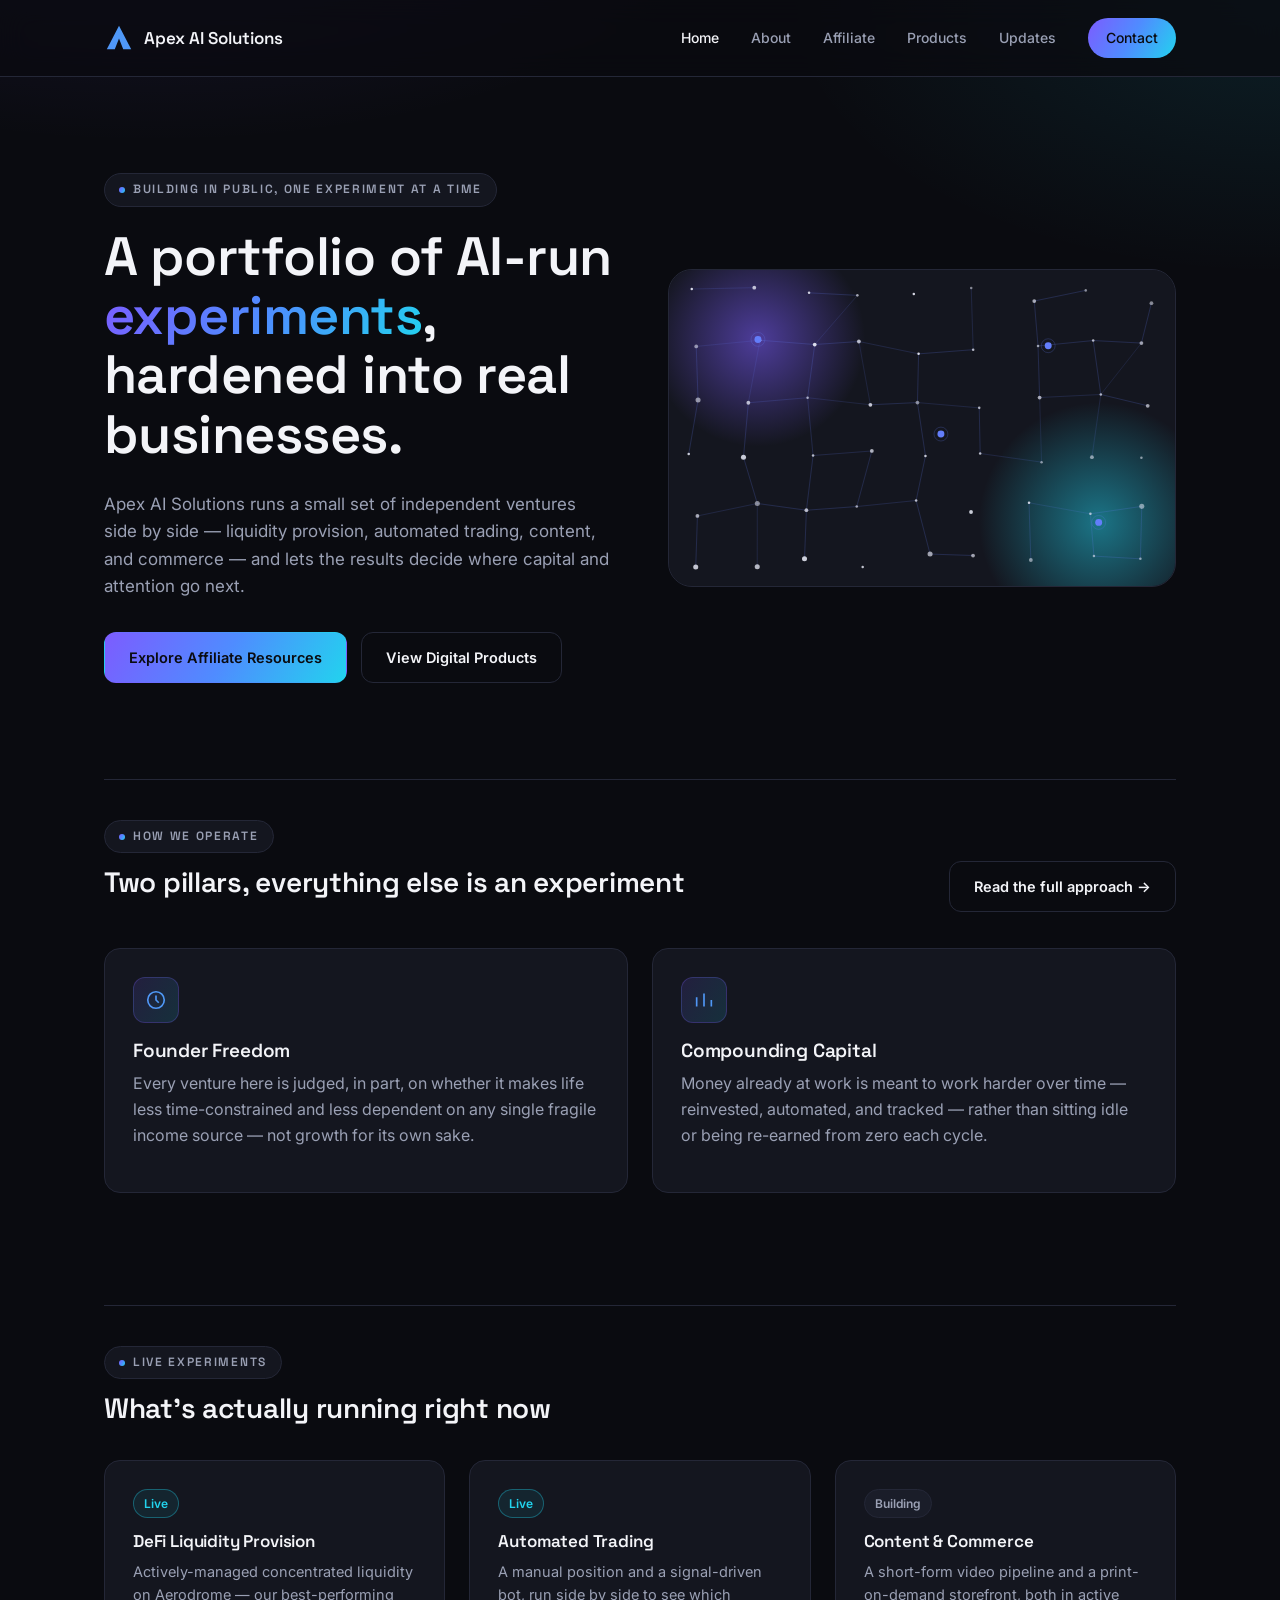
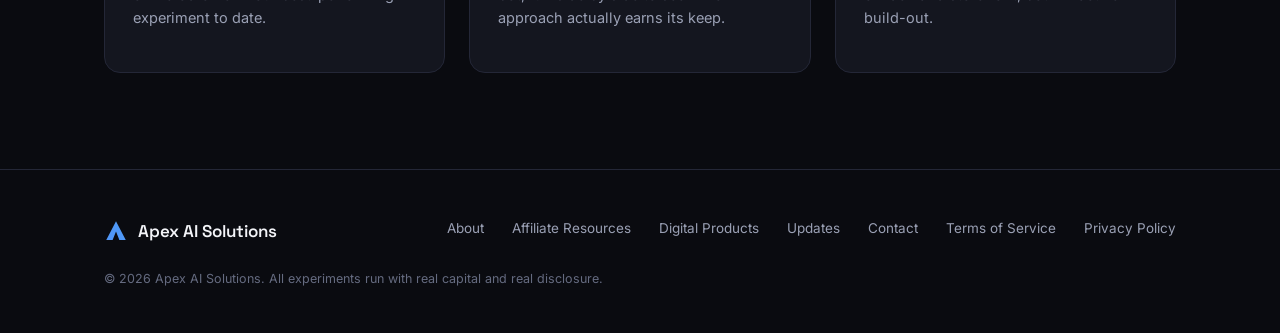
<file: docs/index.html>
<!doctype html>
<html lang="en">
<head>
<meta charset="UTF-8"/>
<meta name="viewport" content="width=device-width, initial-scale=1"/>
<title>Apex AI Solutions</title>
<meta name="description" content="Apex AI Solutions builds and hardens a portfolio of AI-assisted business experiments — real capital, real automation, real results, run in the open."/>
<link rel="icon" href="favicon.png"/>
<link rel="stylesheet" href="style.css"/>
</head>
<body>

<header class="site-nav">
  <div class="nav-inner">
    <a href="index.html" class="brand">
      <svg viewBox="0 0 32 32" fill="none" xmlns="http://www.w3.org/2000/svg">
        <defs><linearGradient id="navg1" x1="0" y1="32" x2="32" y2="0">
          <stop offset="0" stop-color="#7C5CFF"/><stop offset="1" stop-color="#22D3EE"/>
        </linearGradient></defs>
        <path d="M16 3 L29 28 L20.5 28 L16 16.5 L11.5 28 L3 28 Z" fill="url(#navg1)"/>
      </svg>
      Apex AI Solutions
    </a>
    <nav class="links">
      <a href="index.html" class="current">Home</a>
      <a href="about.html">About</a>
      <a href="affiliate.html">Affiliate</a>
      <a href="digital-products.html">Products</a>
      <a href="updates.html">Updates</a>
      <a href="contact.html" class="nav-cta">Contact</a>
    </nav>
  </div>
</header>

<section class="section" style="padding-bottom:40px;">
  <div class="wrap">
    <div class="grid-2" style="align-items:center; gap:56px;">
      <div>
        <span class="eyebrow"><span class="dot"></span> Building in public, one experiment at a time</span>
        <h1 style="font-size:clamp(34px,5vw,54px); margin-top:20px;">
          A portfolio of AI-run <span class="grad-text">experiments</span>,<br/>hardened into real businesses.
        </h1>
        <p style="font-size:17px; max-width:520px; margin-top:18px;">
          Apex AI Solutions runs a small set of independent ventures side by side —
          liquidity provision, automated trading, content, and commerce — and lets
          the results decide where capital and attention go next.
        </p>
        <div style="display:flex; gap:14px; margin-top:32px; flex-wrap:wrap;">
          <a href="affiliate.html" class="btn btn-primary">Explore Affiliate Resources</a>
          <a href="digital-products.html" class="btn btn-ghost">View Digital Products</a>
        </div>
      </div>
      <div class="hero-graphic">
    <svg viewBox="0 0 800 500" fill="none" xmlns="http://www.w3.org/2000/svg">
      <defs>
        <linearGradient id="heroLine" x1="0" y1="500" x2="800" y2="0">
          <stop offset="0" stop-color="#7C5CFF"/>
          <stop offset="1" stop-color="#22D3EE"/>
        </linearGradient>
        <radialGradient id="heroGlowA" cx="50%" cy="50%" r="50%">
          <stop offset="0" stop-color="#7C5CFF" stop-opacity="0.55"/>
          <stop offset="1" stop-color="#7C5CFF" stop-opacity="0"/>
        </radialGradient>
        <radialGradient id="heroGlowB" cx="50%" cy="50%" r="50%">
          <stop offset="0" stop-color="#22D3EE" stop-opacity="0.5"/>
          <stop offset="1" stop-color="#22D3EE" stop-opacity="0"/>
        </radialGradient>
      </defs>
      <rect width="800" height="500" fill="#14161F"/>
      <circle cx="140" cy="110" r="170" fill="url(#heroGlowA)"/>
      <circle cx="680" cy="400" r="190" fill="url(#heroGlowB)"/>
      <line x1="35.1" y1="30.2" x2="134.2" y2="28.0" stroke="url(#heroLine)" stroke-width="1" opacity="0.24"/>
      <line x1="221.0" y1="36.2" x2="297.6" y2="40.2" stroke="url(#heroLine)" stroke-width="1" opacity="0.32"/>
      <line x1="297.6" y1="40.2" x2="230.0" y2="118.1" stroke="url(#heroLine)" stroke-width="1" opacity="0.21"/>
      <line x1="478.0" y1="28.5" x2="481.1" y2="126.3" stroke="url(#heroLine)" stroke-width="1" opacity="0.25"/>
      <line x1="577.9" y1="49.2" x2="659.5" y2="32.3" stroke="url(#heroLine)" stroke-width="1" opacity="0.32"/>
      <line x1="577.9" y1="49.2" x2="583.9" y2="120.4" stroke="url(#heroLine)" stroke-width="1" opacity="0.32"/>
      <line x1="763.6" y1="52.5" x2="747.7" y2="115.8" stroke="url(#heroLine)" stroke-width="1" opacity="0.32"/>
      <line x1="42.2" y1="121.1" x2="143.3" y2="111.3" stroke="url(#heroLine)" stroke-width="1" opacity="0.22"/>
      <line x1="42.2" y1="121.1" x2="45.1" y2="206.0" stroke="url(#heroLine)" stroke-width="1" opacity="0.32"/>
      <line x1="143.3" y1="111.3" x2="230.0" y2="118.1" stroke="url(#heroLine)" stroke-width="1" opacity="0.32"/>
      <line x1="143.3" y1="111.3" x2="124.8" y2="210.4" stroke="url(#heroLine)" stroke-width="1" opacity="0.22"/>
      <line x1="230.0" y1="118.1" x2="300.0" y2="113.3" stroke="url(#heroLine)" stroke-width="1" opacity="0.32"/>
      <line x1="230.0" y1="118.1" x2="218.7" y2="202.4" stroke="url(#heroLine)" stroke-width="1" opacity="0.32"/>
      <line x1="300.0" y1="113.3" x2="394.6" y2="132.9" stroke="url(#heroLine)" stroke-width="1" opacity="0.26"/>
      <line x1="300.0" y1="113.3" x2="318.2" y2="213.6" stroke="url(#heroLine)" stroke-width="1" opacity="0.22"/>
      <line x1="394.6" y1="132.9" x2="481.1" y2="126.3" stroke="url(#heroLine)" stroke-width="1" opacity="0.32"/>
      <line x1="394.6" y1="132.9" x2="392.8" y2="210.1" stroke="url(#heroLine)" stroke-width="1" opacity="0.32"/>
      <line x1="583.9" y1="120.4" x2="671.3" y2="111.8" stroke="url(#heroLine)" stroke-width="1" opacity="0.32"/>
      <line x1="583.9" y1="120.4" x2="586.4" y2="202.1" stroke="url(#heroLine)" stroke-width="1" opacity="0.32"/>
      <line x1="671.3" y1="111.8" x2="747.7" y2="115.8" stroke="url(#heroLine)" stroke-width="1" opacity="0.32"/>
      <line x1="671.3" y1="111.8" x2="683.4" y2="197.3" stroke="url(#heroLine)" stroke-width="1" opacity="0.32"/>
      <line x1="747.7" y1="115.8" x2="683.4" y2="197.3" stroke="url(#heroLine)" stroke-width="1" opacity="0.20"/>
      <line x1="45.1" y1="206.0" x2="30.3" y2="291.7" stroke="url(#heroLine)" stroke-width="1" opacity="0.32"/>
      <line x1="124.8" y1="210.4" x2="218.7" y2="202.4" stroke="url(#heroLine)" stroke-width="1" opacity="0.28"/>
      <line x1="124.8" y1="210.4" x2="117.1" y2="296.7" stroke="url(#heroLine)" stroke-width="1" opacity="0.32"/>
      <line x1="218.7" y1="202.4" x2="318.2" y2="213.6" stroke="url(#heroLine)" stroke-width="1" opacity="0.23"/>
      <line x1="218.7" y1="202.4" x2="227.4" y2="294.0" stroke="url(#heroLine)" stroke-width="1" opacity="0.29"/>
      <line x1="318.2" y1="213.6" x2="392.8" y2="210.1" stroke="url(#heroLine)" stroke-width="1" opacity="0.32"/>
      <line x1="392.8" y1="210.1" x2="490.7" y2="218.5" stroke="url(#heroLine)" stroke-width="1" opacity="0.24"/>
      <line x1="392.8" y1="210.1" x2="405.5" y2="294.6" stroke="url(#heroLine)" stroke-width="1" opacity="0.32"/>
      <line x1="490.7" y1="218.5" x2="492.2" y2="290.8" stroke="url(#heroLine)" stroke-width="1" opacity="0.32"/>
      <line x1="586.4" y1="202.1" x2="683.4" y2="197.3" stroke="url(#heroLine)" stroke-width="1" opacity="0.25"/>
      <line x1="586.4" y1="202.1" x2="589.5" y2="304.5" stroke="url(#heroLine)" stroke-width="1" opacity="0.21"/>
      <line x1="683.4" y1="197.3" x2="757.7" y2="215.2" stroke="url(#heroLine)" stroke-width="1" opacity="0.32"/>
      <line x1="683.4" y1="197.3" x2="669.3" y2="296.6" stroke="url(#heroLine)" stroke-width="1" opacity="0.23"/>
      <line x1="117.1" y1="296.7" x2="139.0" y2="370.0" stroke="url(#heroLine)" stroke-width="1" opacity="0.32"/>
      <line x1="227.4" y1="294.0" x2="320.5" y2="286.8" stroke="url(#heroLine)" stroke-width="1" opacity="0.28"/>
      <line x1="227.4" y1="294.0" x2="216.8" y2="380.7" stroke="url(#heroLine)" stroke-width="1" opacity="0.32"/>
      <line x1="320.5" y1="286.8" x2="296.6" y2="374.9" stroke="url(#heroLine)" stroke-width="1" opacity="0.30"/>
      <line x1="405.5" y1="294.6" x2="390.7" y2="365.3" stroke="url(#heroLine)" stroke-width="1" opacity="0.32"/>
      <line x1="492.2" y1="290.8" x2="589.5" y2="304.5" stroke="url(#heroLine)" stroke-width="1" opacity="0.24"/>
      <line x1="44.1" y1="389.8" x2="139.0" y2="370.0" stroke="url(#heroLine)" stroke-width="1" opacity="0.25"/>
      <line x1="44.1" y1="389.8" x2="41.4" y2="470.7" stroke="url(#heroLine)" stroke-width="1" opacity="0.32"/>
      <line x1="139.0" y1="370.0" x2="216.8" y2="380.7" stroke="url(#heroLine)" stroke-width="1" opacity="0.32"/>
      <line x1="139.0" y1="370.0" x2="138.9" y2="470.2" stroke="url(#heroLine)" stroke-width="1" opacity="0.23"/>
      <line x1="216.8" y1="380.7" x2="296.6" y2="374.9" stroke="url(#heroLine)" stroke-width="1" opacity="0.32"/>
      <line x1="216.8" y1="380.7" x2="213.8" y2="457.6" stroke="url(#heroLine)" stroke-width="1" opacity="0.32"/>
      <line x1="296.6" y1="374.9" x2="390.7" y2="365.3" stroke="url(#heroLine)" stroke-width="1" opacity="0.27"/>
      <line x1="390.7" y1="365.3" x2="412.8" y2="450.2" stroke="url(#heroLine)" stroke-width="1" opacity="0.32"/>
      <line x1="569.6" y1="368.9" x2="666.9" y2="386.4" stroke="url(#heroLine)" stroke-width="1" opacity="0.24"/>
      <line x1="569.6" y1="368.9" x2="572.5" y2="459.6" stroke="url(#heroLine)" stroke-width="1" opacity="0.30"/>
      <line x1="666.9" y1="386.4" x2="748.3" y2="374.6" stroke="url(#heroLine)" stroke-width="1" opacity="0.32"/>
      <line x1="666.9" y1="386.4" x2="672.5" y2="453.4" stroke="url(#heroLine)" stroke-width="1" opacity="0.32"/>
      <line x1="748.3" y1="374.6" x2="746.1" y2="457.7" stroke="url(#heroLine)" stroke-width="1" opacity="0.32"/>
      <line x1="412.8" y1="450.2" x2="480.9" y2="452.5" stroke="url(#heroLine)" stroke-width="1" opacity="0.32"/>
      <line x1="672.5" y1="453.4" x2="746.1" y2="457.7" stroke="url(#heroLine)" stroke-width="1" opacity="0.32"/>
      <circle cx="35.1" cy="30.2" r="2" fill="#E8EAF6" opacity="0.93"/>
      <circle cx="134.2" cy="28.0" r="3" fill="#E8EAF6" opacity="0.79"/>
      <circle cx="221.0" cy="36.2" r="2" fill="#E8EAF6" opacity="0.87"/>
      <circle cx="297.6" cy="40.2" r="2" fill="#E8EAF6" opacity="0.66"/>
      <circle cx="387.0" cy="38.1" r="2" fill="#E8EAF6" opacity="0.91"/>
      <circle cx="478.0" cy="28.5" r="2" fill="#E8EAF6" opacity="0.52"/>
      <circle cx="577.9" cy="49.2" r="3" fill="#E8EAF6" opacity="0.69"/>
      <circle cx="659.5" cy="32.3" r="2" fill="#E8EAF6" opacity="0.54"/>
      <circle cx="763.6" cy="52.5" r="3" fill="#E8EAF6" opacity="0.53"/>
      <circle cx="42.2" cy="121.1" r="3" fill="#E8EAF6" opacity="0.56"/>
      <circle cx="143.3" cy="111.3" r="2" fill="#E8EAF6" opacity="0.78"/>
      <circle cx="230.0" cy="118.1" r="3" fill="#E8EAF6" opacity="0.93"/>
      <circle cx="300.0" cy="113.3" r="3" fill="#E8EAF6" opacity="0.76"/>
      <circle cx="394.6" cy="132.9" r="2" fill="#E8EAF6" opacity="0.94"/>
      <circle cx="481.1" cy="126.3" r="2" fill="#E8EAF6" opacity="0.75"/>
      <circle cx="583.9" cy="120.4" r="2" fill="#E8EAF6" opacity="0.63"/>
      <circle cx="671.3" cy="111.8" r="2" fill="#E8EAF6" opacity="0.74"/>
      <circle cx="747.7" cy="115.8" r="3" fill="#E8EAF6" opacity="0.64"/>
      <circle cx="45.1" cy="206.0" r="4" fill="#E8EAF6" opacity="0.58"/>
      <circle cx="124.8" cy="210.4" r="3" fill="#E8EAF6" opacity="0.76"/>
      <circle cx="218.7" cy="202.4" r="2" fill="#E8EAF6" opacity="0.67"/>
      <circle cx="318.2" cy="213.6" r="3" fill="#E8EAF6" opacity="0.82"/>
      <circle cx="392.8" cy="210.1" r="3" fill="#E8EAF6" opacity="0.53"/>
      <circle cx="490.7" cy="218.5" r="2" fill="#E8EAF6" opacity="0.72"/>
      <circle cx="586.4" cy="202.1" r="3" fill="#E8EAF6" opacity="0.69"/>
      <circle cx="683.4" cy="197.3" r="2" fill="#E8EAF6" opacity="0.71"/>
      <circle cx="757.7" cy="215.2" r="3" fill="#E8EAF6" opacity="0.66"/>
      <circle cx="30.3" cy="291.7" r="2" fill="#E8EAF6" opacity="0.86"/>
      <circle cx="117.1" cy="296.7" r="4" fill="#E8EAF6" opacity="0.85"/>
      <circle cx="227.4" cy="294.0" r="2" fill="#E8EAF6" opacity="0.76"/>
      <circle cx="320.5" cy="286.8" r="3" fill="#E8EAF6" opacity="0.72"/>
      <circle cx="405.5" cy="294.6" r="2" fill="#E8EAF6" opacity="0.83"/>
      <circle cx="492.2" cy="290.8" r="2" fill="#E8EAF6" opacity="0.77"/>
      <circle cx="589.5" cy="304.5" r="2" fill="#E8EAF6" opacity="0.55"/>
      <circle cx="669.3" cy="296.6" r="3" fill="#E8EAF6" opacity="0.57"/>
      <circle cx="747.7" cy="297.6" r="2" fill="#E8EAF6" opacity="0.57"/>
      <circle cx="44.1" cy="389.8" r="3" fill="#E8EAF6" opacity="0.69"/>
      <circle cx="139.0" cy="370.0" r="4" fill="#E8EAF6" opacity="0.53"/>
      <circle cx="216.8" cy="380.7" r="3" fill="#E8EAF6" opacity="0.76"/>
      <circle cx="296.6" cy="374.9" r="2" fill="#E8EAF6" opacity="0.65"/>
      <circle cx="390.7" cy="365.3" r="2" fill="#E8EAF6" opacity="0.77"/>
      <circle cx="477.7" cy="383.5" r="3" fill="#E8EAF6" opacity="0.86"/>
      <circle cx="569.6" cy="368.9" r="2" fill="#E8EAF6" opacity="0.88"/>
      <circle cx="666.9" cy="386.4" r="2" fill="#E8EAF6" opacity="0.71"/>
      <circle cx="748.3" cy="374.6" r="4" fill="#E8EAF6" opacity="0.53"/>
      <circle cx="41.4" cy="470.7" r="4" fill="#E8EAF6" opacity="0.82"/>
      <circle cx="138.9" cy="470.2" r="4" fill="#E8EAF6" opacity="0.76"/>
      <circle cx="213.8" cy="457.6" r="4" fill="#E8EAF6" opacity="0.87"/>
      <circle cx="306.0" cy="470.8" r="2" fill="#E8EAF6" opacity="0.82"/>
      <circle cx="412.8" cy="450.2" r="4" fill="#E8EAF6" opacity="0.66"/>
      <circle cx="480.9" cy="452.5" r="3" fill="#E8EAF6" opacity="0.66"/>
      <circle cx="572.5" cy="459.6" r="3" fill="#E8EAF6" opacity="0.55"/>
      <circle cx="672.5" cy="453.4" r="2" fill="#E8EAF6" opacity="0.60"/>
      <circle cx="746.1" cy="457.7" r="2" fill="#E8EAF6" opacity="0.56"/>
      <circle cx="140" cy="110" r="5.5" fill="url(#heroLine)"/>
      <circle cx="140" cy="110" r="11" fill="none" stroke="url(#heroLine)" stroke-width="1" opacity="0.35"/>
      <circle cx="430" cy="260" r="5.5" fill="url(#heroLine)"/>
      <circle cx="430" cy="260" r="11" fill="none" stroke="url(#heroLine)" stroke-width="1" opacity="0.35"/>
      <circle cx="680" cy="400" r="5.5" fill="url(#heroLine)"/>
      <circle cx="680" cy="400" r="11" fill="none" stroke="url(#heroLine)" stroke-width="1" opacity="0.35"/>
      <circle cx="600" cy="120" r="5.5" fill="url(#heroLine)"/>
      <circle cx="600" cy="120" r="11" fill="none" stroke="url(#heroLine)" stroke-width="1" opacity="0.35"/>
    </svg>
      </div>
    </div>
  </div>
</section>

<section class="section-tight">
  <div class="wrap">
    <hr class="divider" style="margin-top:0;">
    <div style="display:flex; justify-content:space-between; align-items:flex-end; margin-bottom:36px; flex-wrap:wrap; gap:16px;">
      <div>
        <span class="eyebrow"><span class="dot"></span> How we operate</span>
        <h2 style="font-size:28px; margin-top:14px;">Two pillars, everything else is an experiment</h2>
      </div>
      <a href="about.html" class="btn btn-ghost">Read the full approach →</a>
    </div>
    <div class="grid-2">
      <div class="card card-hover">
        <div class="icon-tile">
          <svg viewBox="0 0 24 24" fill="none" stroke="url(#navg1)" stroke-width="1.8"><circle cx="12" cy="12" r="9"/><path d="M12 7v5l3 3"/></svg>
        </div>
        <h3 style="font-size:19px;">Founder Freedom</h3>
        <p>Every venture here is judged, in part, on whether it makes life less
        time-constrained and less dependent on any single fragile income source —
        not growth for its own sake.</p>
      </div>
      <div class="card card-hover">
        <div class="icon-tile">
          <svg viewBox="0 0 24 24" fill="none" stroke="url(#navg1)" stroke-width="1.8"><path d="M4 19V9M12 19V5M20 19v-7"/></svg>
        </div>
        <h3 style="font-size:19px;">Compounding Capital</h3>
        <p>Money already at work is meant to work harder over time — reinvested,
        automated, and tracked — rather than sitting idle or being re-earned
        from zero each cycle.</p>
      </div>
    </div>
  </div>
</section>

<section class="section-tight">
  <div class="wrap">
    <hr class="divider" style="margin-top:0;">
    <span class="eyebrow"><span class="dot"></span> Live experiments</span>
    <h2 style="font-size:28px; margin-top:14px; margin-bottom:36px;">What's actually running right now</h2>
    <div class="grid-3">
      <div class="card">
        <span class="badge badge-live">Live</span>
        <h3 style="font-size:17px; margin-top:14px;">DeFi Liquidity Provision</h3>
        <p style="font-size:14.5px;">Actively-managed concentrated liquidity on Aerodrome — our best-performing experiment to date.</p>
      </div>
      <div class="card">
        <span class="badge badge-live">Live</span>
        <h3 style="font-size:17px; margin-top:14px;">Automated Trading</h3>
        <p style="font-size:14.5px;">A manual position and a signal-driven bot, run side by side to see which approach actually earns its keep.</p>
      </div>
      <div class="card">
        <span class="badge">Building</span>
        <h3 style="font-size:17px; margin-top:14px;">Content &amp; Commerce</h3>
        <p style="font-size:14.5px;">A short-form video pipeline and a print-on-demand storefront, both in active build-out.</p>
      </div>
    </div>
  </div>
</section>

<footer class="site-footer">
  <div class="wrap">
    <div class="footer-grid">
      <div class="brand">
        <svg viewBox="0 0 32 32" fill="none" xmlns="http://www.w3.org/2000/svg" style="width:24px;height:24px;">
          <path d="M16 3 L29 28 L20.5 28 L16 16.5 L11.5 28 L3 28 Z" fill="url(#navg1)"/>
        </svg>
        Apex AI Solutions
      </div>
      <div class="footer-links">
        <a href="about.html">About</a>
        <a href="affiliate.html">Affiliate Resources</a>
        <a href="digital-products.html">Digital Products</a>
        <a href="updates.html">Updates</a>
        <a href="contact.html">Contact</a>
        <a href="https://thrills-place.github.io/thrillsplace-legal/terms.html">Terms of Service</a>
        <a href="https://thrills-place.github.io/thrillsplace-legal/privacy.html">Privacy Policy</a>
      </div>
    </div>
    <p class="footer-fine">© 2026 Apex AI Solutions. All experiments run with real capital and real disclosure.</p>
  </div>
</footer>

</body>
</html>
</file>
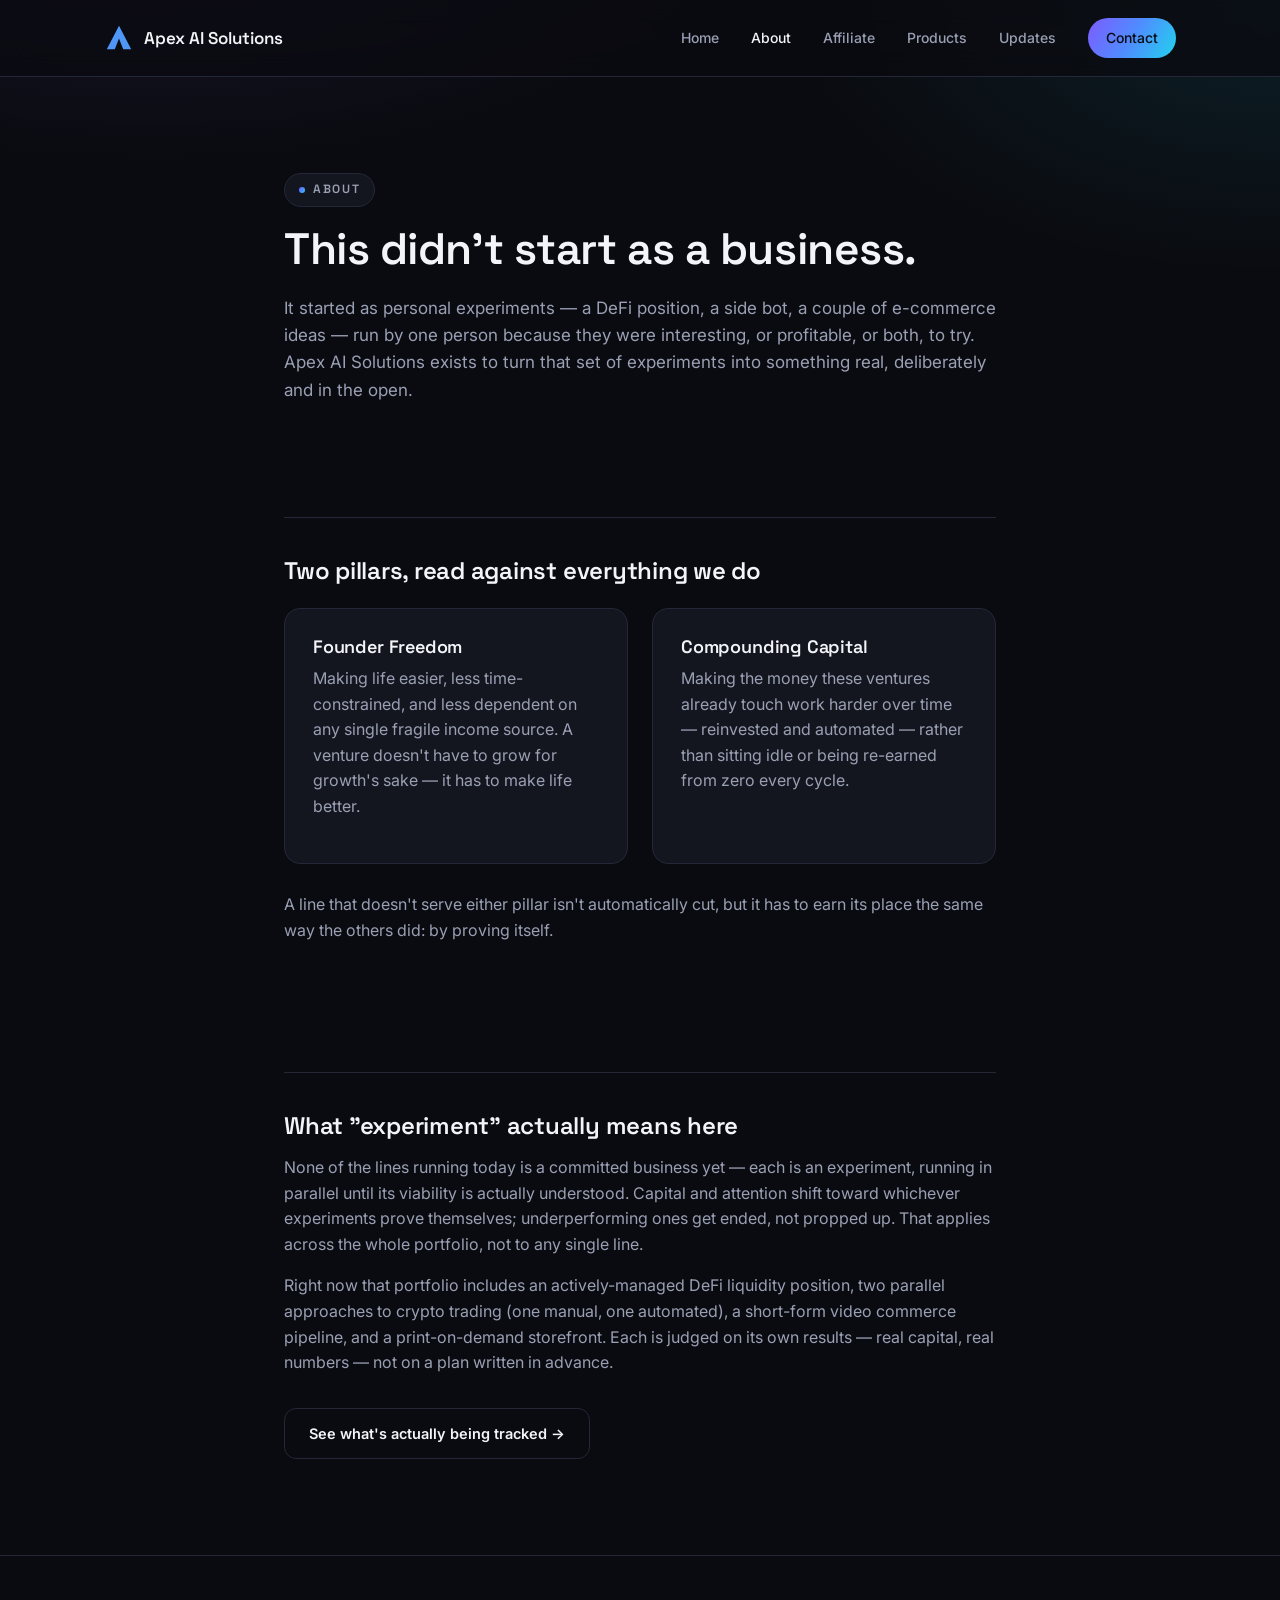
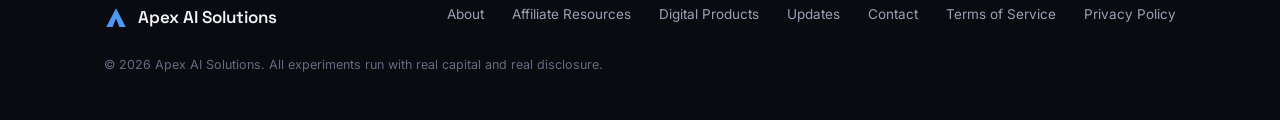
<file: docs/about.html>
<!doctype html>
<html lang="en">
<head>
<meta charset="UTF-8"/>
<meta name="viewport" content="width=device-width, initial-scale=1"/>
<title>About — Apex AI Solutions</title>
<meta name="description" content="Why Apex AI Solutions exists, how it decides where to put capital and attention, and what 'experiment' actually means here."/>
<link rel="icon" href="favicon.png"/>
<link rel="stylesheet" href="style.css"/>
</head>
<body>

<header class="site-nav">
  <div class="nav-inner">
    <a href="index.html" class="brand">
      <svg viewBox="0 0 32 32" fill="none" xmlns="http://www.w3.org/2000/svg">
        <defs><linearGradient id="navg1" x1="0" y1="32" x2="32" y2="0">
          <stop offset="0" stop-color="#7C5CFF"/><stop offset="1" stop-color="#22D3EE"/>
        </linearGradient></defs>
        <path d="M16 3 L29 28 L20.5 28 L16 16.5 L11.5 28 L3 28 Z" fill="url(#navg1)"/>
      </svg>
      Apex AI Solutions
    </a>
    <nav class="links">
      <a href="index.html">Home</a>
      <a href="about.html" class="current">About</a>
      <a href="affiliate.html">Affiliate</a>
      <a href="digital-products.html">Products</a>
      <a href="updates.html">Updates</a>
      <a href="contact.html" class="nav-cta">Contact</a>
    </nav>
  </div>
</header>

<section class="section" style="padding-bottom:40px;">
  <div class="wrap" style="max-width:760px;">
    <span class="eyebrow"><span class="dot"></span> About</span>
    <h1 style="font-size:clamp(30px,4.5vw,44px); margin-top:18px;">
      This didn't start as a business.
    </h1>
    <p style="font-size:17px; margin-top:16px;">
      It started as personal experiments — a DeFi position, a side bot, a couple
      of e-commerce ideas — run by one person because they were interesting, or
      profitable, or both, to try. Apex AI Solutions exists to turn that set of
      experiments into something real, deliberately and in the open.
    </p>
  </div>
</section>

<section class="section-tight">
  <div class="wrap" style="max-width:760px;">
    <hr class="divider" style="margin-top:0;">
    <h2 style="font-size:24px;">Two pillars, read against everything we do</h2>
    <div class="grid-2" style="margin-top:24px;">
      <div class="card">
        <h3 style="font-size:18px;">Founder Freedom</h3>
        <p>Making life easier, less time-constrained, and less dependent on any
        single fragile income source. A venture doesn't have to grow for growth's
        sake — it has to make life better.</p>
      </div>
      <div class="card">
        <h3 style="font-size:18px;">Compounding Capital</h3>
        <p>Making the money these ventures already touch work harder over time —
        reinvested and automated — rather than sitting idle or being re-earned
        from zero every cycle.</p>
      </div>
    </div>
    <p style="margin-top:28px;">
      A line that doesn't serve either pillar isn't automatically cut, but it has
      to earn its place the same way the others did: by proving itself.
    </p>
  </div>
</section>

<section class="section-tight">
  <div class="wrap" style="max-width:760px;">
    <hr class="divider" style="margin-top:0;">
    <h2 style="font-size:24px;">What "experiment" actually means here</h2>
    <p style="margin-top:16px;">
      None of the lines running today is a committed business yet — each is an
      experiment, running in parallel until its viability is actually understood.
      Capital and attention shift toward whichever experiments prove themselves;
      underperforming ones get ended, not propped up. That applies across the
      whole portfolio, not to any single line.
    </p>
    <p>
      Right now that portfolio includes an actively-managed DeFi liquidity
      position, two parallel approaches to crypto trading (one manual, one
      automated), a short-form video commerce pipeline, and a print-on-demand
      storefront. Each is judged on its own results — real capital, real
      numbers — not on a plan written in advance.
    </p>
    <div style="margin-top:32px;">
      <a href="updates.html" class="btn btn-ghost">See what's actually being tracked →</a>
    </div>
  </div>
</section>

<footer class="site-footer">
  <div class="wrap">
    <div class="footer-grid">
      <div class="brand">
        <svg viewBox="0 0 32 32" fill="none" xmlns="http://www.w3.org/2000/svg" style="width:24px;height:24px;">
          <path d="M16 3 L29 28 L20.5 28 L16 16.5 L11.5 28 L3 28 Z" fill="url(#navg1)"/>
        </svg>
        Apex AI Solutions
      </div>
      <div class="footer-links">
        <a href="about.html">About</a>
        <a href="affiliate.html">Affiliate Resources</a>
        <a href="digital-products.html">Digital Products</a>
        <a href="updates.html">Updates</a>
        <a href="contact.html">Contact</a>
        <a href="https://thrills-place.github.io/thrillsplace-legal/terms.html">Terms of Service</a>
        <a href="https://thrills-place.github.io/thrillsplace-legal/privacy.html">Privacy Policy</a>
      </div>
    </div>
    <p class="footer-fine">&copy; 2026 Apex AI Solutions. All experiments run with real capital and real disclosure.</p>
  </div>
</footer>

</body>
</html>
</file>
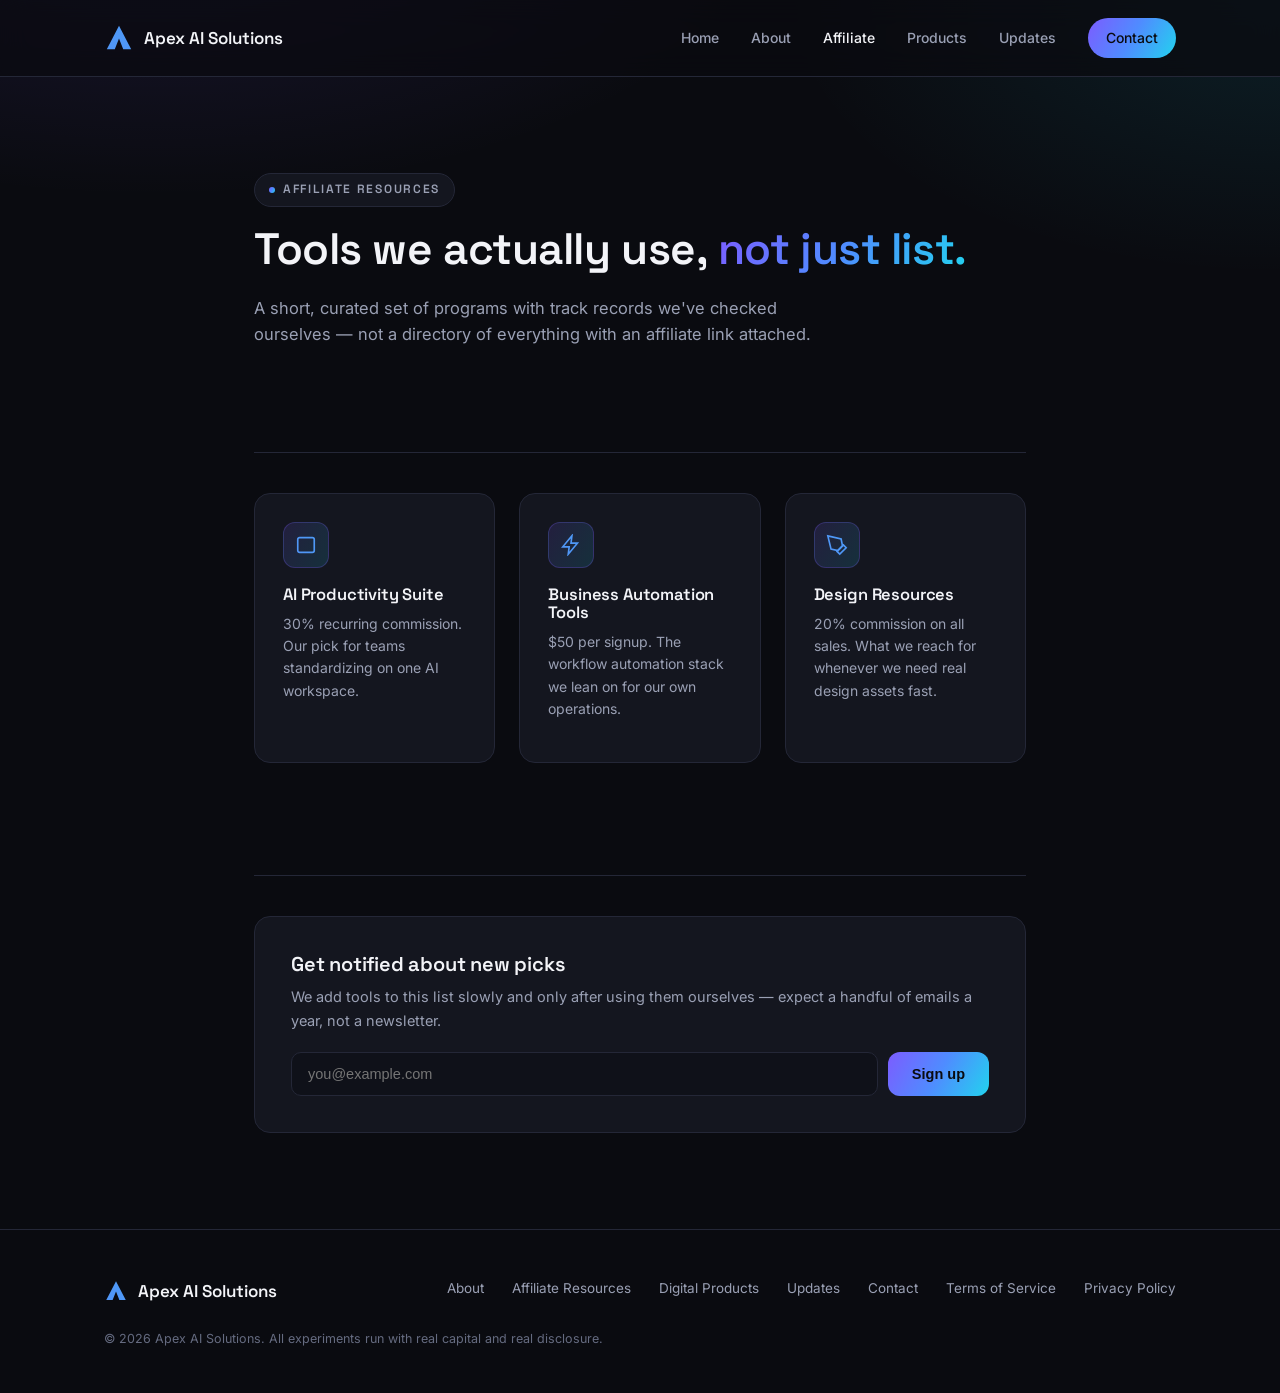
<file: docs/affiliate.html>
<!doctype html>
<html lang="en">
<head>
<meta charset="UTF-8"/>
<meta name="viewport" content="width=device-width, initial-scale=1"/>
<title>Affiliate Resources — Apex AI Solutions</title>
<meta name="description" content="Tools and programs Apex AI Solutions actually uses and recommends."/>
<link rel="icon" href="favicon.png"/>
<link rel="stylesheet" href="style.css"/>
</head>
<body>

<header class="site-nav">
  <div class="nav-inner">
    <a href="index.html" class="brand">
      <svg viewBox="0 0 32 32" fill="none" xmlns="http://www.w3.org/2000/svg">
        <defs><linearGradient id="navg1" x1="0" y1="32" x2="32" y2="0">
          <stop offset="0" stop-color="#7C5CFF"/><stop offset="1" stop-color="#22D3EE"/>
        </linearGradient></defs>
        <path d="M16 3 L29 28 L20.5 28 L16 16.5 L11.5 28 L3 28 Z" fill="url(#navg1)"/>
      </svg>
      Apex AI Solutions
    </a>
    <nav class="links">
      <a href="index.html">Home</a>
      <a href="about.html">About</a>
      <a href="affiliate.html" class="current">Affiliate</a>
      <a href="digital-products.html">Products</a>
      <a href="updates.html">Updates</a>
      <a href="contact.html" class="nav-cta">Contact</a>
    </nav>
  </div>
</header>

<section class="section" style="padding-bottom:32px;">
  <div class="wrap" style="max-width:820px;">
    <span class="eyebrow"><span class="dot"></span> Affiliate Resources</span>
    <h1 style="font-size:clamp(30px,4.5vw,44px); margin-top:18px;">
      Tools we actually use, <span class="grad-text">not just list.</span>
    </h1>
    <p style="font-size:16.5px; max-width:600px; margin-top:14px;">
      A short, curated set of programs with track records we've checked ourselves —
      not a directory of everything with an affiliate link attached.
    </p>
  </div>
</section>

<section class="section-tight">
  <div class="wrap" style="max-width:820px;">
    <hr class="divider" style="margin-top:0;">
    <div class="grid-3">
      <div class="card card-hover">
        <div class="icon-tile">
          <svg viewBox="0 0 24 24" fill="none" stroke="url(#navg1)" stroke-width="1.8"><rect x="3" y="4" width="18" height="16" rx="2"/><path d="M3 9h18"/></svg>
        </div>
        <h3 style="font-size:16.5px;">AI Productivity Suite</h3>
        <p style="font-size:14px;">30% recurring commission. Our pick for teams standardizing on one AI workspace.</p>
      </div>
      <div class="card card-hover">
        <div class="icon-tile">
          <svg viewBox="0 0 24 24" fill="none" stroke="url(#navg1)" stroke-width="1.8"><path d="M13 2 3 14h7l-1 8 10-12h-7z"/></svg>
        </div>
        <h3 style="font-size:16.5px;">Business Automation Tools</h3>
        <p style="font-size:14px;">$50 per signup. The workflow automation stack we lean on for our own operations.</p>
      </div>
      <div class="card card-hover">
        <div class="icon-tile">
          <svg viewBox="0 0 24 24" fill="none" stroke="url(#navg1)" stroke-width="1.8"><path d="M12 19l7-7 3 3-7 7-3-3z"/><path d="M18 13l-1.5-7.5L2 2l3.5 14.5L13 18l5-5z"/></svg>
        </div>
        <h3 style="font-size:16.5px;">Design Resources</h3>
        <p style="font-size:14px;">20% commission on all sales. What we reach for whenever we need real design assets fast.</p>
      </div>
    </div>
  </div>
</section>

<section class="section-tight">
  <div class="wrap" style="max-width:820px;">
    <hr class="divider" style="margin-top:0;">
    <div class="card" style="padding:36px;">
      <h2 style="font-size:20px;">Get notified about new picks</h2>
      <p style="font-size:14.5px; margin-top:6px;">
        We add tools to this list slowly and only after using them ourselves —
        expect a handful of emails a year, not a newsletter.
      </p>
      <form id="signupForm" style="margin-top:20px; display:flex; gap:10px; flex-wrap:wrap;">
        <input type="email" id="email" placeholder="you@example.com" required
          style="flex:1; min-width:220px; padding:13px 16px; border-radius:10px; border:1px solid var(--border); background:var(--bg-alt); color:var(--text); font-size:14.5px;"/>
        <button type="submit" class="btn btn-primary" style="border:none; font-size:14.5px;">Sign up</button>
      </form>
      <p id="msg" style="display:none; color:#22D3EE; margin-top:12px; font-size:14px;">Thanks — you're on the list.</p>
    </div>
  </div>
</section>

<footer class="site-footer">
  <div class="wrap">
    <div class="footer-grid">
      <div class="brand">
        <svg viewBox="0 0 32 32" fill="none" xmlns="http://www.w3.org/2000/svg" style="width:24px;height:24px;">
          <path d="M16 3 L29 28 L20.5 28 L16 16.5 L11.5 28 L3 28 Z" fill="url(#navg1)"/>
        </svg>
        Apex AI Solutions
      </div>
      <div class="footer-links">
        <a href="about.html">About</a>
        <a href="affiliate.html">Affiliate Resources</a>
        <a href="digital-products.html">Digital Products</a>
        <a href="updates.html">Updates</a>
        <a href="contact.html">Contact</a>
        <a href="https://thrills-place.github.io/thrillsplace-legal/terms.html">Terms of Service</a>
        <a href="https://thrills-place.github.io/thrillsplace-legal/privacy.html">Privacy Policy</a>
      </div>
    </div>
    <p class="footer-fine">&copy; 2026 Apex AI Solutions. All experiments run with real capital and real disclosure.</p>
  </div>
</footer>

<script>
document.getElementById('signupForm').addEventListener('submit', function(e){
  e.preventDefault();
  var email = document.getElementById('email').value;
  var list = JSON.parse(localStorage.getItem('apex_affiliate_signups') || '[]');
  list.push({email: email, date: new Date().toISOString()});
  localStorage.setItem('apex_affiliate_signups', JSON.stringify(list));
  document.getElementById('msg').style.display = 'block';
  e.target.reset();
});
</script>

</body>
</html>
</file>
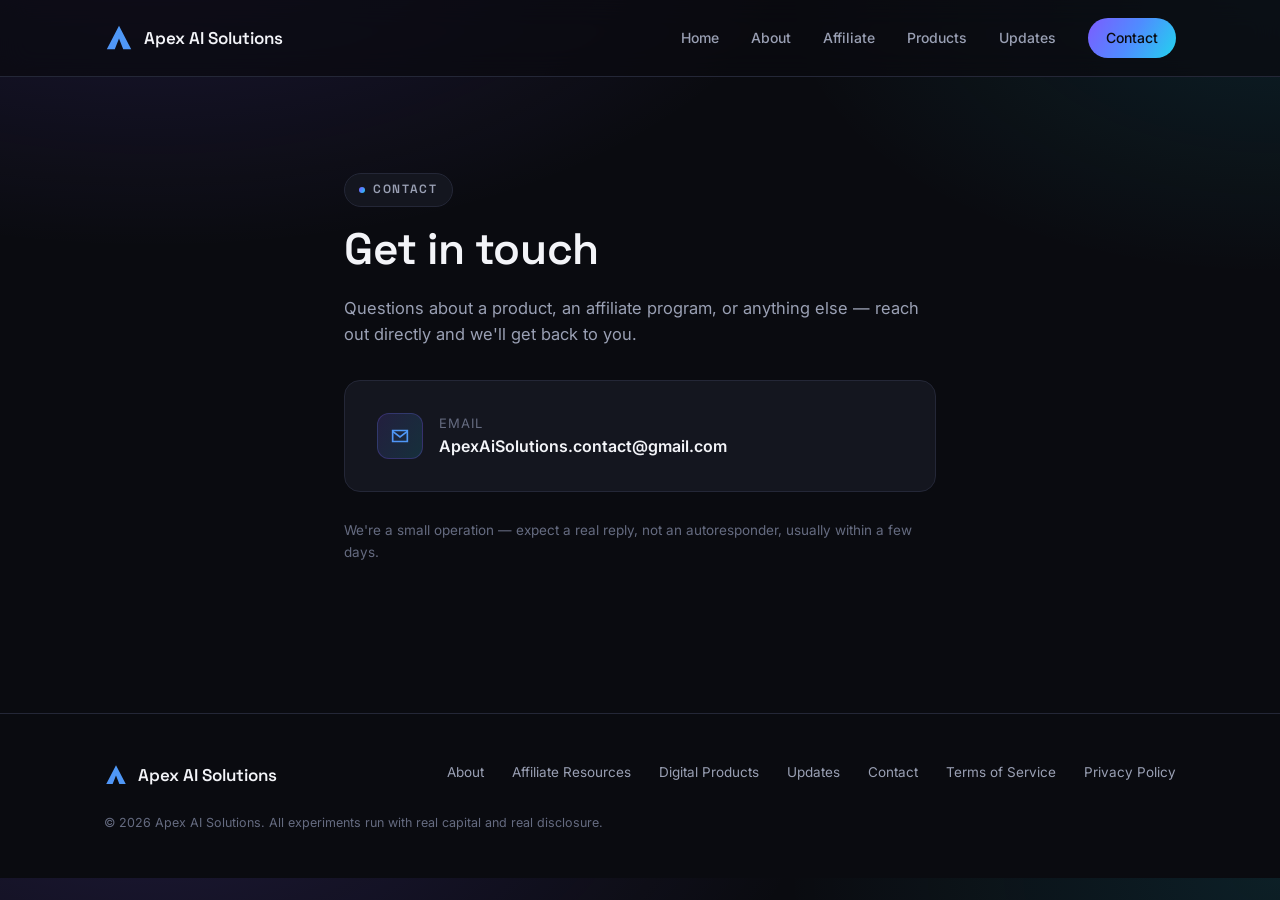
<file: docs/contact.html>
<!doctype html>
<html lang="en">
<head>
<meta charset="UTF-8"/>
<meta name="viewport" content="width=device-width, initial-scale=1"/>
<title>Contact — Apex AI Solutions</title>
<meta name="description" content="Get in touch with Apex AI Solutions."/>
<link rel="icon" href="favicon.png"/>
<link rel="stylesheet" href="style.css"/>
</head>
<body>

<header class="site-nav">
  <div class="nav-inner">
    <a href="index.html" class="brand">
      <svg viewBox="0 0 32 32" fill="none" xmlns="http://www.w3.org/2000/svg">
        <defs><linearGradient id="navg1" x1="0" y1="32" x2="32" y2="0">
          <stop offset="0" stop-color="#7C5CFF"/><stop offset="1" stop-color="#22D3EE"/>
        </linearGradient></defs>
        <path d="M16 3 L29 28 L20.5 28 L16 16.5 L11.5 28 L3 28 Z" fill="url(#navg1)"/>
      </svg>
      Apex AI Solutions
    </a>
    <nav class="links">
      <a href="index.html">Home</a>
      <a href="about.html">About</a>
      <a href="affiliate.html">Affiliate</a>
      <a href="digital-products.html">Products</a>
      <a href="updates.html">Updates</a>
      <a href="contact.html" class="nav-cta">Contact</a>
    </nav>
  </div>
</header>

<section class="section">
  <div class="wrap" style="max-width:640px;">
    <span class="eyebrow"><span class="dot"></span> Contact</span>
    <h1 style="font-size:clamp(30px,4.5vw,44px); margin-top:18px;">Get in touch</h1>
    <p style="font-size:16.5px; margin-top:14px;">
      Questions about a product, an affiliate program, or anything else —
      reach out directly and we'll get back to you.
    </p>

    <div class="card" style="margin-top:32px; padding:32px;">
      <div style="display:flex; align-items:center; gap:16px;">
        <div class="icon-tile" style="margin-bottom:0;">
          <svg viewBox="0 0 24 24" fill="none" stroke="url(#navg1)" stroke-width="1.8"><path d="M4 6h16v12H4z"/><path d="M4 7l8 6 8-6"/></svg>
        </div>
        <div>
          <div style="font-size:13px; color:var(--text-faint); text-transform:uppercase; letter-spacing:.08em;">Email</div>
          <a href="mailto:ApexAiSolutions.contact@gmail.com" style="font-size:16px; font-weight:600;">ApexAiSolutions.contact@gmail.com</a>
        </div>
      </div>
    </div>

    <p style="margin-top:28px; font-size:13.5px; color:var(--text-faint);">
      We're a small operation — expect a real reply, not an autoresponder, usually within a few days.
    </p>
  </div>
</section>

<footer class="site-footer">
  <div class="wrap">
    <div class="footer-grid">
      <div class="brand">
        <svg viewBox="0 0 32 32" fill="none" xmlns="http://www.w3.org/2000/svg" style="width:24px;height:24px;">
          <path d="M16 3 L29 28 L20.5 28 L16 16.5 L11.5 28 L3 28 Z" fill="url(#navg1)"/>
        </svg>
        Apex AI Solutions
      </div>
      <div class="footer-links">
        <a href="about.html">About</a>
        <a href="affiliate.html">Affiliate Resources</a>
        <a href="digital-products.html">Digital Products</a>
        <a href="updates.html">Updates</a>
        <a href="contact.html">Contact</a>
        <a href="https://thrills-place.github.io/thrillsplace-legal/terms.html">Terms of Service</a>
        <a href="https://thrills-place.github.io/thrillsplace-legal/privacy.html">Privacy Policy</a>
      </div>
    </div>
    <p class="footer-fine">&copy; 2026 Apex AI Solutions. All experiments run with real capital and real disclosure.</p>
  </div>
</footer>

</body>
</html>
</file>
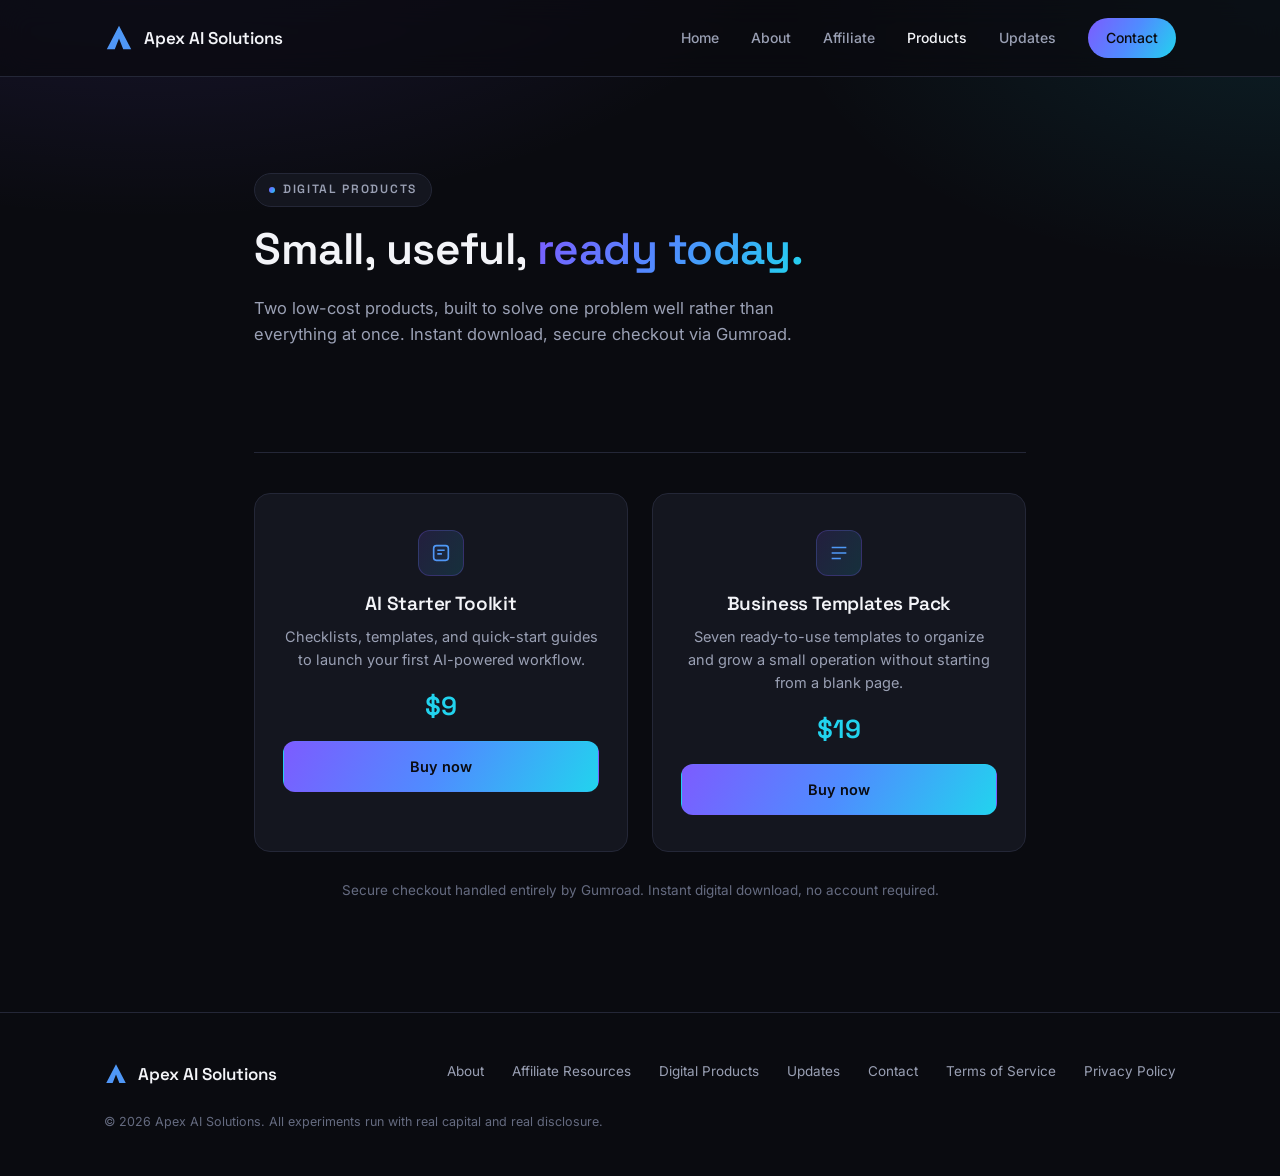
<file: docs/digital-products.html>
<!doctype html>
<html lang="en">
<head>
<meta charset="UTF-8"/>
<meta name="viewport" content="width=device-width, initial-scale=1"/>
<title>Digital Products — Apex AI Solutions</title>
<meta name="description" content="Templates and toolkits built to accelerate your own workflow."/>
<link rel="icon" href="favicon.png"/>
<link rel="stylesheet" href="style.css"/>
</head>
<body>

<header class="site-nav">
  <div class="nav-inner">
    <a href="index.html" class="brand">
      <svg viewBox="0 0 32 32" fill="none" xmlns="http://www.w3.org/2000/svg">
        <defs><linearGradient id="navg1" x1="0" y1="32" x2="32" y2="0">
          <stop offset="0" stop-color="#7C5CFF"/><stop offset="1" stop-color="#22D3EE"/>
        </linearGradient></defs>
        <path d="M16 3 L29 28 L20.5 28 L16 16.5 L11.5 28 L3 28 Z" fill="url(#navg1)"/>
      </svg>
      Apex AI Solutions
    </a>
    <nav class="links">
      <a href="index.html">Home</a>
      <a href="about.html">About</a>
      <a href="affiliate.html">Affiliate</a>
      <a href="digital-products.html" class="current">Products</a>
      <a href="updates.html">Updates</a>
      <a href="contact.html" class="nav-cta">Contact</a>
    </nav>
  </div>
</header>

<section class="section" style="padding-bottom:32px;">
  <div class="wrap" style="max-width:820px;">
    <span class="eyebrow"><span class="dot"></span> Digital Products</span>
    <h1 style="font-size:clamp(30px,4.5vw,44px); margin-top:18px;">
      Small, useful, <span class="grad-text">ready today.</span>
    </h1>
    <p style="font-size:16.5px; max-width:600px; margin-top:14px;">
      Two low-cost products, built to solve one problem well rather than
      everything at once. Instant download, secure checkout via Gumroad.
    </p>
  </div>
</section>

<section class="section-tight">
  <div class="wrap" style="max-width:820px;">
    <hr class="divider" style="margin-top:0;">
    <div class="grid-2">
      <div class="card card-hover" style="text-align:center; padding:36px 28px;">
        <div class="icon-tile" style="margin:0 auto 18px;">
          <svg viewBox="0 0 24 24" fill="none" stroke="url(#navg1)" stroke-width="1.8"><rect x="4" y="4" width="16" height="16" rx="3"/><path d="M8 9h8M8 13h5"/></svg>
        </div>
        <h3 style="font-size:19px;">AI Starter Toolkit</h3>
        <p style="font-size:14.5px;">Checklists, templates, and quick-start guides to launch your first AI-powered workflow.</p>
        <div style="font-family:'Space Grotesk',sans-serif; font-size:26px; font-weight:600; margin:14px 0; color:#22D3EE;">$9</div>
        <a href="https://apexai3.gumroad.com/l/AI_Starter_Kit" target="_blank" class="btn btn-primary" style="width:100%; justify-content:center;">Buy now</a>
      </div>
      <div class="card card-hover" style="text-align:center; padding:36px 28px;">
        <div class="icon-tile" style="margin:0 auto 18px;">
          <svg viewBox="0 0 24 24" fill="none" stroke="url(#navg1)" stroke-width="1.8"><path d="M4 6h16M4 12h16M4 18h10"/></svg>
        </div>
        <h3 style="font-size:19px;">Business Templates Pack</h3>
        <p style="font-size:14.5px;">Seven ready-to-use templates to organize and grow a small operation without starting from a blank page.</p>
        <div style="font-family:'Space Grotesk',sans-serif; font-size:26px; font-weight:600; margin:14px 0; color:#22D3EE;">$19</div>
        <a href="https://gumroad.com/l/business-templates-pack" target="_blank" class="btn btn-primary" style="width:100%; justify-content:center;">Buy now</a>
      </div>
    </div>
    <p style="text-align:center; margin-top:28px; font-size:13.5px; color:var(--text-faint);">
      Secure checkout handled entirely by Gumroad. Instant digital download, no account required.
    </p>
  </div>
</section>

<footer class="site-footer">
  <div class="wrap">
    <div class="footer-grid">
      <div class="brand">
        <svg viewBox="0 0 32 32" fill="none" xmlns="http://www.w3.org/2000/svg" style="width:24px;height:24px;">
          <path d="M16 3 L29 28 L20.5 28 L16 16.5 L11.5 28 L3 28 Z" fill="url(#navg1)"/>
        </svg>
        Apex AI Solutions
      </div>
      <div class="footer-links">
        <a href="about.html">About</a>
        <a href="affiliate.html">Affiliate Resources</a>
        <a href="digital-products.html">Digital Products</a>
        <a href="updates.html">Updates</a>
        <a href="contact.html">Contact</a>
        <a href="https://thrills-place.github.io/thrillsplace-legal/terms.html">Terms of Service</a>
        <a href="https://thrills-place.github.io/thrillsplace-legal/privacy.html">Privacy Policy</a>
      </div>
    </div>
    <p class="footer-fine">&copy; 2026 Apex AI Solutions. All experiments run with real capital and real disclosure.</p>
  </div>
</footer>

</body>
</html>
</file>
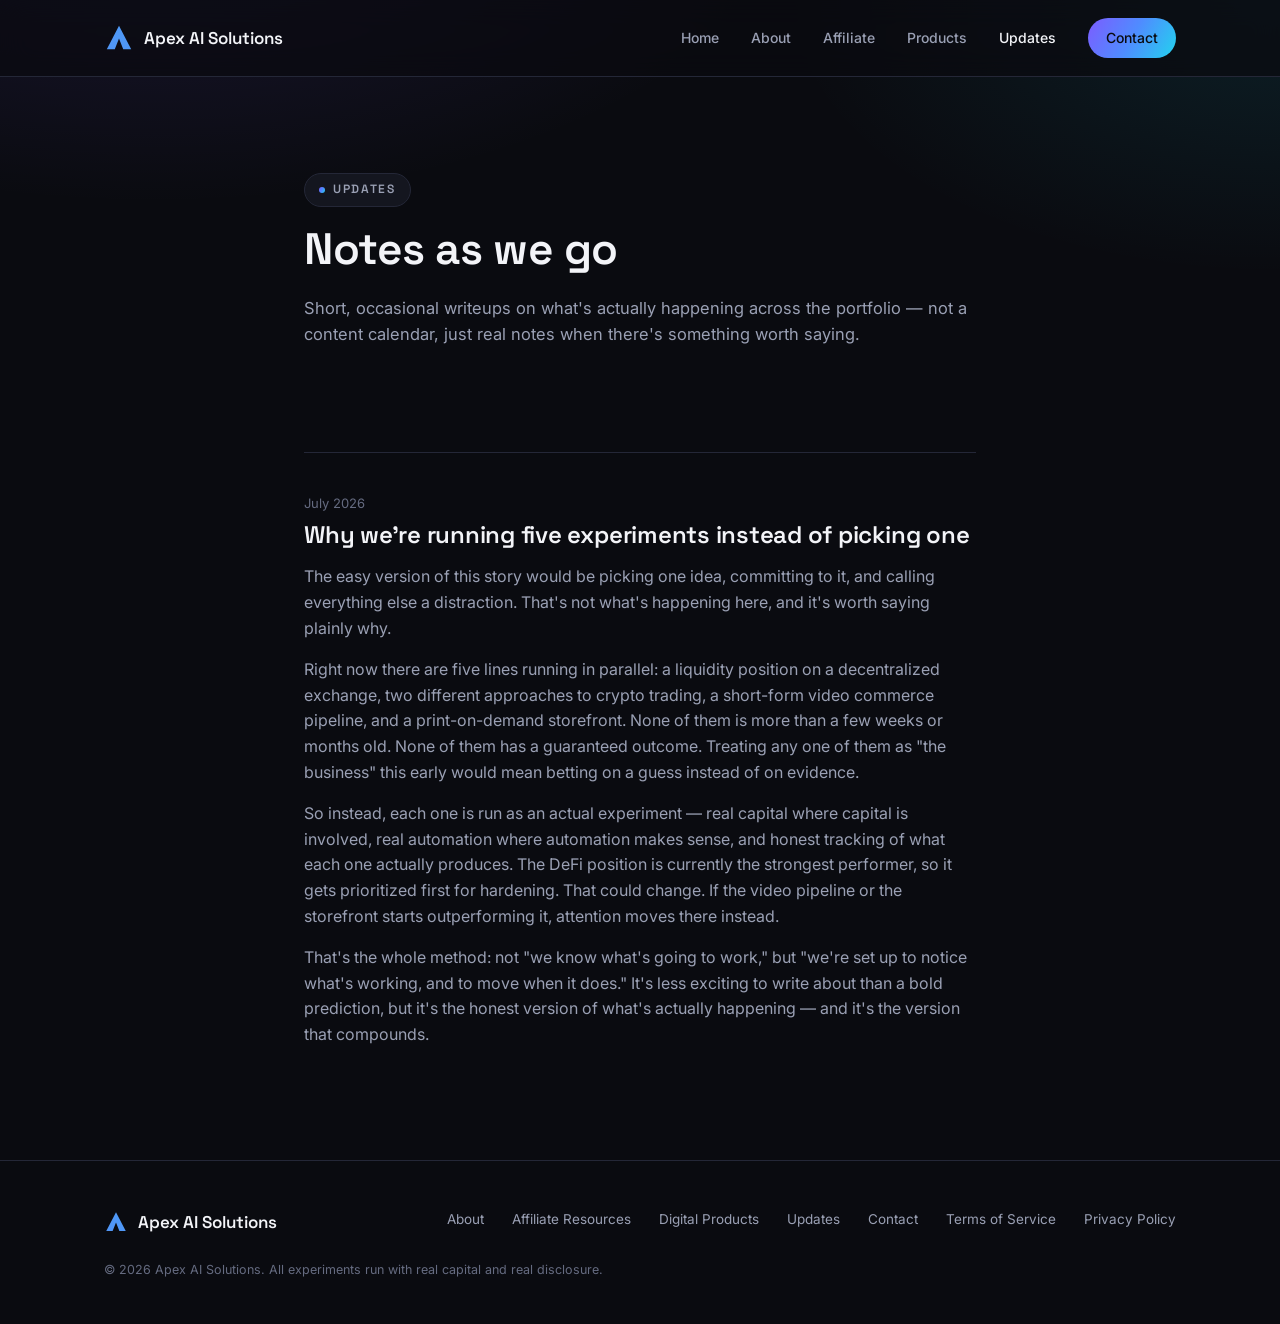
<file: docs/updates.html>
<!doctype html>
<html lang="en">
<head>
<meta charset="UTF-8"/>
<meta name="viewport" content="width=device-width, initial-scale=1"/>
<title>Updates — Apex AI Solutions</title>
<meta name="description" content="Notes on what we're building and what we're learning, as it happens."/>
<link rel="icon" href="favicon.png"/>
<link rel="stylesheet" href="style.css"/>
</head>
<body>

<header class="site-nav">
  <div class="nav-inner">
    <a href="index.html" class="brand">
      <svg viewBox="0 0 32 32" fill="none" xmlns="http://www.w3.org/2000/svg">
        <defs><linearGradient id="navg1" x1="0" y1="32" x2="32" y2="0">
          <stop offset="0" stop-color="#7C5CFF"/><stop offset="1" stop-color="#22D3EE"/>
        </linearGradient></defs>
        <path d="M16 3 L29 28 L20.5 28 L16 16.5 L11.5 28 L3 28 Z" fill="url(#navg1)"/>
      </svg>
      Apex AI Solutions
    </a>
    <nav class="links">
      <a href="index.html">Home</a>
      <a href="about.html">About</a>
      <a href="affiliate.html">Affiliate</a>
      <a href="digital-products.html">Products</a>
      <a href="updates.html" class="current">Updates</a>
      <a href="contact.html" class="nav-cta">Contact</a>
    </nav>
  </div>
</header>

<section class="section" style="padding-bottom:32px;">
  <div class="wrap" style="max-width:720px;">
    <span class="eyebrow"><span class="dot"></span> Updates</span>
    <h1 style="font-size:clamp(30px,4.5vw,44px); margin-top:18px;">Notes as we go</h1>
    <p style="font-size:16.5px; margin-top:14px;">
      Short, occasional writeups on what's actually happening across the
      portfolio — not a content calendar, just real notes when there's
      something worth saying.
    </p>
  </div>
</section>

<section class="section-tight">
  <div class="wrap" style="max-width:720px;">
    <hr class="divider" style="margin-top:0;">

    <article>
      <div style="font-size:13px; color:var(--text-faint); margin-bottom:8px;">July 2026</div>
      <h2 style="font-size:24px;">Why we're running five experiments instead of picking one</h2>
      <p style="margin-top:16px;">
        The easy version of this story would be picking one idea, committing to
        it, and calling everything else a distraction. That's not what's
        happening here, and it's worth saying plainly why.
      </p>
      <p>
        Right now there are five lines running in parallel: a liquidity position
        on a decentralized exchange, two different approaches to crypto trading,
        a short-form video commerce pipeline, and a print-on-demand storefront.
        None of them is more than a few weeks or months old. None of them has a
        guaranteed outcome. Treating any one of them as "the business" this
        early would mean betting on a guess instead of on evidence.
      </p>
      <p>
        So instead, each one is run as an actual experiment — real capital where
        capital is involved, real automation where automation makes sense, and
        honest tracking of what each one actually produces. The DeFi position is
        currently the strongest performer, so it gets prioritized first for
        hardening. That could change. If the video pipeline or the storefront
        starts outperforming it, attention moves there instead.
      </p>
      <p>
        That's the whole method: not "we know what's going to work," but "we're
        set up to notice what's working, and to move when it does." It's less
        exciting to write about than a bold prediction, but it's the honest
        version of what's actually happening — and it's the version that
        compounds.
      </p>
    </article>
  </div>
</section>

<footer class="site-footer">
  <div class="wrap">
    <div class="footer-grid">
      <div class="brand">
        <svg viewBox="0 0 32 32" fill="none" xmlns="http://www.w3.org/2000/svg" style="width:24px;height:24px;">
          <path d="M16 3 L29 28 L20.5 28 L16 16.5 L11.5 28 L3 28 Z" fill="url(#navg1)"/>
        </svg>
        Apex AI Solutions
      </div>
      <div class="footer-links">
        <a href="about.html">About</a>
        <a href="affiliate.html">Affiliate Resources</a>
        <a href="digital-products.html">Digital Products</a>
        <a href="updates.html">Updates</a>
        <a href="contact.html">Contact</a>
        <a href="https://thrills-place.github.io/thrillsplace-legal/terms.html">Terms of Service</a>
        <a href="https://thrills-place.github.io/thrillsplace-legal/privacy.html">Privacy Policy</a>
      </div>
    </div>
    <p class="footer-fine">&copy; 2026 Apex AI Solutions. All experiments run with real capital and real disclosure.</p>
  </div>
</footer>

</body>
</html>
</file>
<file: docs/style.css>
/* ============================================================
   Apex AI Solutions — visual system
   Bold / modern dark theme. Violet → cyan gradient as the single
   recurring brand signature (mark, accents, CTAs). Space Grotesk
   for display type, Inter for reading type.
   ============================================================ */

@import url('https://fonts.googleapis.com/css2?family=Space+Grotesk:wght@500;600;700&family=Inter:wght@400;500;600&display=swap');

:root{
  --bg:            #0A0B10;
  --bg-alt:        #0F1119;
  --surface:       #14161F;
  --surface-2:     #1A1D29;
  --border:        #242737;
  --text:          #F3F4F8;
  --text-dim:      #9AA0B4;
  --text-faint:    #656B80;

  --violet:        #7C5CFF;
  --cyan:           #22D3EE;
  --gradient:       linear-gradient(120deg, #7C5CFF 0%, #4F8CFF 50%, #22D3EE 100%);
  --gradient-soft:  linear-gradient(120deg, rgba(124,92,255,.14) 0%, rgba(34,211,238,.14) 100%);

  --radius-sm: 10px;
  --radius:    16px;
  --radius-lg: 24px;

  --shadow: 0 20px 60px -20px rgba(0,0,0,.6);
}

*,*::before,*::after{ box-sizing:border-box; }
html{ scroll-behavior:smooth; }
body{
  margin:0;
  background:
    radial-gradient(1100px 560px at 12% -10%, rgba(124,92,255,.16), transparent 60%),
    radial-gradient(900px 500px at 100% 0%, rgba(34,211,238,.10), transparent 55%),
    var(--bg);
  color:var(--text);
  font-family:'Inter',system-ui,-apple-system,sans-serif;
  font-size:16px;
  line-height:1.6;
  -webkit-font-smoothing:antialiased;
}
h1,h2,h3,h4{
  font-family:'Space Grotesk',system-ui,sans-serif;
  font-weight:600;
  line-height:1.1;
  letter-spacing:-0.01em;
  margin:0 0 .5em;
}
p{ margin:0 0 1em; color:var(--text-dim); }
a{ color:inherit; text-decoration:none; }
img{ max-width:100%; display:block; }

.wrap{ max-width:1120px; margin:0 auto; padding:0 24px; }
.section{ padding:96px 0; }
.section-tight{ padding:56px 0; }

/* ---------- gradient text / accents ---------- */
.grad-text{
  background:var(--gradient);
  -webkit-background-clip:text; background-clip:text; color:transparent;
}
.eyebrow{
  display:inline-flex; align-items:center; gap:8px;
  font-family:'Space Grotesk',sans-serif;
  font-size:12px; font-weight:600; letter-spacing:.14em; text-transform:uppercase;
  color:var(--text-dim);
  padding:6px 14px; border:1px solid var(--border); border-radius:99px;
  background:var(--surface);
}
.eyebrow .dot{ width:6px; height:6px; border-radius:50%; background:var(--gradient); }

/* ---------- nav ---------- */
header.site-nav{
  position:sticky; top:0; z-index:50;
  background:rgba(10,11,16,.72); backdrop-filter:blur(14px);
  border-bottom:1px solid var(--border);
}
.nav-inner{
  max-width:1120px; margin:0 auto; padding:18px 24px;
  display:flex; align-items:center; justify-content:space-between;
}
.brand{ display:flex; align-items:center; gap:10px; font-family:'Space Grotesk',sans-serif; font-weight:600; font-size:17px; }
.brand svg{ width:30px; height:30px; }
nav.links{ display:flex; align-items:center; gap:32px; }
nav.links a{
  font-size:14px; font-weight:500; color:var(--text-dim);
  transition:color .15s ease;
}
nav.links a:hover{ color:var(--text); }
nav.links a.current{ color:var(--text); }
.nav-cta{
  padding:9px 18px; border-radius:99px;
  background:var(--gradient); color:#0A0B10 !important; font-weight:600; font-size:13.5px;
}

/* ---------- buttons ---------- */
.btn{
  display:inline-flex; align-items:center; gap:8px;
  padding:13px 24px; border-radius:12px; font-weight:600; font-size:14.5px;
  border:1px solid transparent; cursor:pointer;
}
.btn-primary{ background:var(--gradient); color:#0A0B10; }
.btn-primary:hover{ filter:brightness(1.08); }
.btn-ghost{ background:transparent; color:var(--text); border-color:var(--border); }
.btn-ghost:hover{ border-color:var(--violet); background:var(--surface); }

/* ---------- cards ---------- */
.card{
  background:var(--surface);
  border:1px solid var(--border);
  border-radius:var(--radius);
  padding:28px;
}
.card-hover{ transition:transform .2s ease, border-color .2s ease; }
.card-hover:hover{ transform:translateY(-3px); border-color:rgba(124,92,255,.4); }

.icon-tile{
  width:46px; height:46px; border-radius:12px;
  display:flex; align-items:center; justify-content:center;
  background:var(--gradient-soft); border:1px solid rgba(124,92,255,.25);
  margin-bottom:18px;
}
.icon-tile svg{ width:22px; height:22px; }

/* ---------- hero graphic (custom, no stock photos) ---------- */
.hero-graphic{
  position:relative; border-radius:var(--radius-lg); overflow:hidden;
  border:1px solid var(--border); background:var(--surface);
  aspect-ratio:16/10;
}
.hero-graphic svg{ width:100%; height:100%; display:block; }

/* ---------- footer ---------- */
footer.site-footer{
  border-top:1px solid var(--border); padding:48px 0 32px; margin-top:40px;
}
.footer-grid{ display:flex; justify-content:space-between; align-items:flex-start; flex-wrap:wrap; gap:24px; }
.footer-links{ display:flex; gap:28px; flex-wrap:wrap; }
.footer-links a{ font-size:13.5px; color:var(--text-dim); }
.footer-links a:hover{ color:var(--text); }
.footer-fine{ font-size:12.5px; color:var(--text-faint); margin-top:24px; }

/* ---------- misc ---------- */
.grid-2{ display:grid; grid-template-columns:1fr 1fr; gap:24px; }
.grid-3{ display:grid; grid-template-columns:repeat(3,1fr); gap:24px; }
.badge{
  display:inline-block; font-size:12px; font-weight:600; padding:4px 10px;
  border-radius:99px; background:var(--surface-2); border:1px solid var(--border); color:var(--text-dim);
}
.badge-live{ color:#22D3EE; border-color:rgba(34,211,238,.35); background:rgba(34,211,238,.08); }
hr.divider{ border:none; border-top:1px solid var(--border); margin:40px 0; }

@media(max-width:860px){
  nav.links{ display:none; }
  .grid-2,.grid-3{ grid-template-columns:1fr; }
  .section{ padding:64px 0; }
}
</file>
